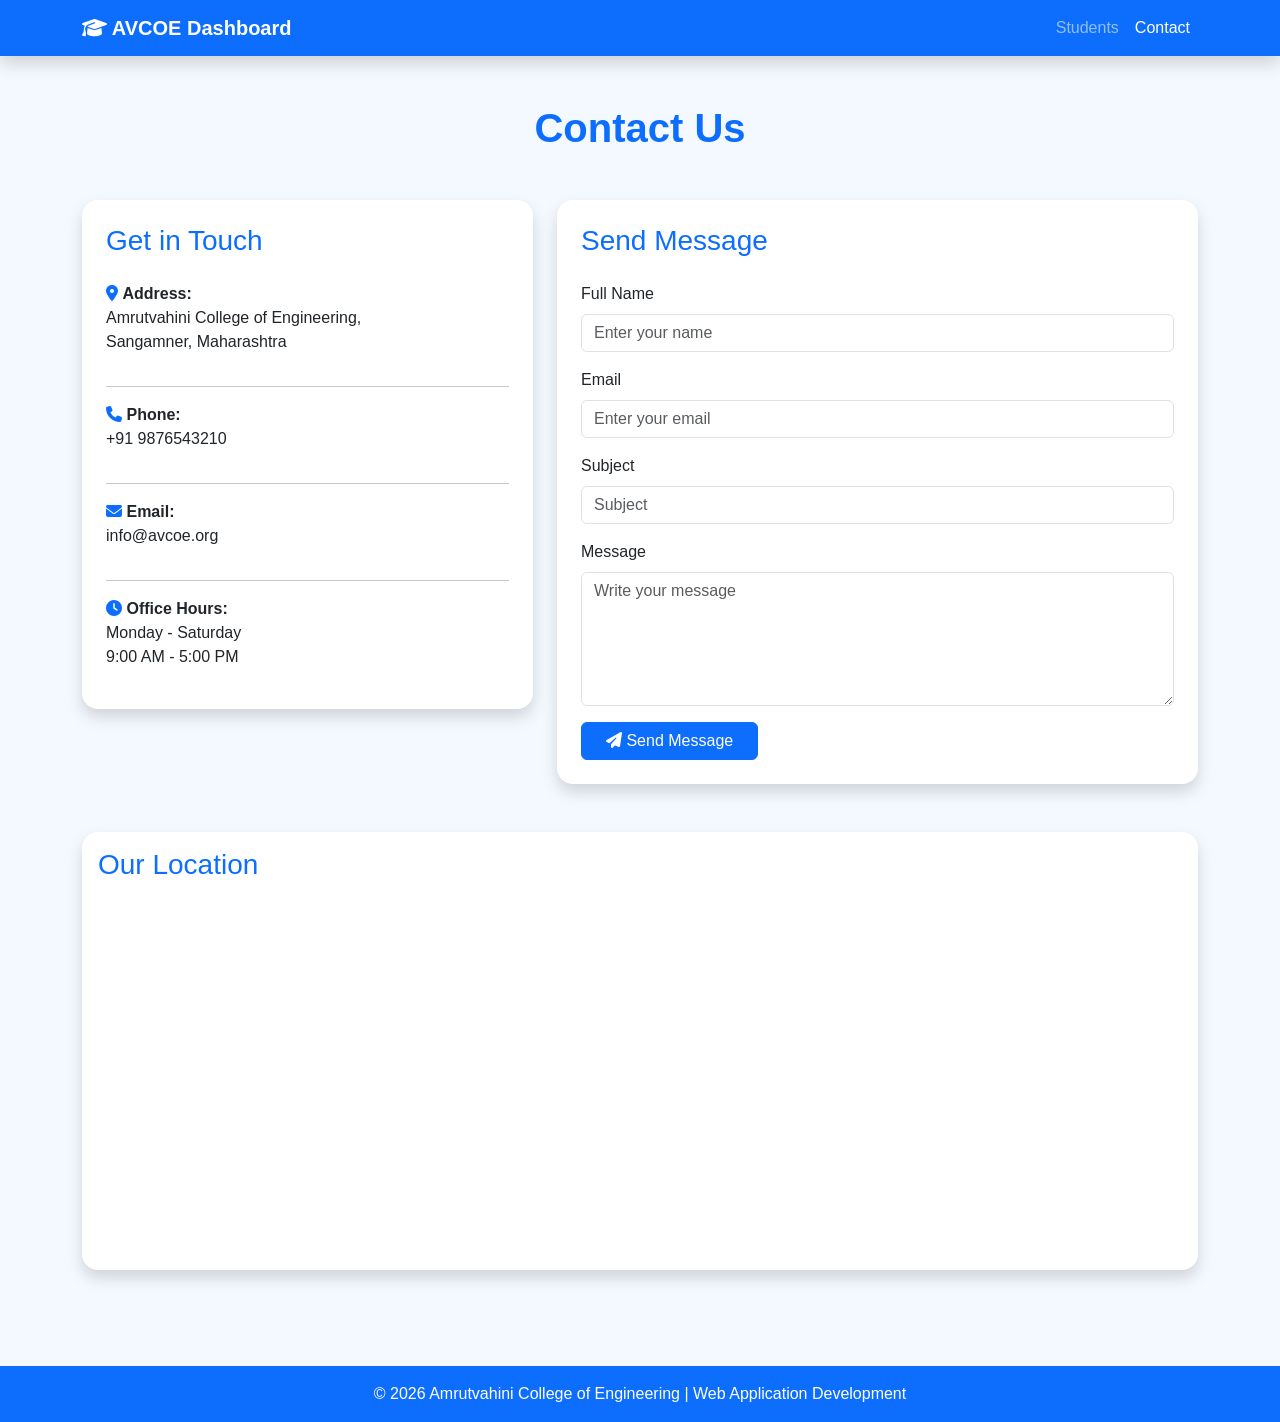
<file: contact.html>
<!DOCTYPE html>
<html lang="en">
<head>
    <meta charset="UTF-8">
    <meta name="viewport" content="width=device-width, initial-scale=1.0">
    <title>Contact Us | AVCOE Dashboard</title>

    <!-- Bootstrap CSS -->
    <link href="https://cdn.jsdelivr.net/npm/bootstrap@5.3.3/dist/css/bootstrap.min.css" rel="stylesheet">

    <!-- Font Awesome -->
    <link rel="stylesheet"
    href="https://cdnjs.cloudflare.com/ajax/libs/font-awesome/6.5.2/css/all.min.css">

    <link rel="stylesheet" href="style.css">
</head>
<body style="background:#F4F8FF;">

<!-- Navbar -->

<nav class="navbar navbar-expand-lg navbar-dark bg-primary shadow">
    <div class="container">

        <a class="navbar-brand fw-bold" href="#">
            <i class="fa-solid fa-graduation-cap"></i>
            AVCOE Dashboard
        </a>

        <button class="navbar-toggler" data-bs-toggle="collapse"
        data-bs-target="#menu">

            <span class="navbar-toggler-icon"></span>

        </button>

        <div class="collapse navbar-collapse" id="menu">

            <ul class="navbar-nav ms-auto">

                <li class="nav-item">
                    <a class="nav-link" href="student.html">Students</a>
                </li>

                <li class="nav-item">
                    <a class="nav-link active" href="contact.html">Contact</a>
                </li>
                

            </ul>

        </div>

    </div>
</nav>

<!-- Heading -->

<div class="container py-5">

    <h1 class="text-center text-primary fw-bold mb-5">
        Contact Us
    </h1>

    <div class="row">

        <!-- Contact Details -->

        <div class="col-lg-5">

            <div class="card shadow border-0 rounded-4 p-4">

                <h3 class="text-primary mb-4">
                    Get in Touch
                </h3>

                <p>
                    <i class="fa-solid fa-location-dot text-primary"></i>

                    <strong>Address:</strong><br>

                    Amrutvahini College of Engineering,<br>
                    Sangamner, Maharashtra
                </p>

                <hr>

                <p>
                    <i class="fa-solid fa-phone text-primary"></i>

                    <strong>Phone:</strong><br>

                    +91 9876543210
                </p>

                <hr>

                <p>
                    <i class="fa-solid fa-envelope text-primary"></i>

                    <strong>Email:</strong><br>

                    info@avcoe.org
                </p>

                <hr>

                <p>
                    <i class="fa-solid fa-clock text-primary"></i>

                    <strong>Office Hours:</strong><br>

                    Monday - Saturday<br>
                    9:00 AM - 5:00 PM
                </p>

            </div>

        </div>

        <!-- Contact Form -->

        <div class="col-lg-7">

            <div class="card shadow border-0 rounded-4 p-4">

                <h3 class="text-primary mb-4">
                    Send Message
                </h3>

                <form>

                    <div class="mb-3">

                        <label class="form-label">
                            Full Name
                        </label>

                        <input type="text"
                        class="form-control"
                        placeholder="Enter your name">

                    </div>

                    <div class="mb-3">

                        <label class="form-label">
                            Email
                        </label>

                        <input type="email"
                        class="form-control"
                        placeholder="Enter your email">

                    </div>

                    <div class="mb-3">

                        <label class="form-label">
                            Subject
                        </label>

                        <input type="text"
                        class="form-control"
                        placeholder="Subject">

                    </div>

                    <div class="mb-3">

                        <label class="form-label">
                            Message
                        </label>

                        <textarea class="form-control"
                        rows="5"
                        placeholder="Write your message"></textarea>

                    </div>

                    <button class="btn btn-primary px-4">
                        <i class="fa-solid fa-paper-plane"></i>
                        Send Message
                    </button>

                </form>

            </div>

        </div>

    </div>

    <!-- Map -->

    <div class="card shadow border-0 rounded-4 mt-5">

        <div class="card-body">

            <h3 class="text-primary mb-3">
                Our Location
            </h3>

            <iframe
            src="https://www.google.com/maps?q=Amrutvahini+College+of+Engineering+Sangamner&output=embed"
            width="100%"
            height="350"
            style="border:0;border-radius:15px;"
            allowfullscreen=""
            loading="lazy">
            </iframe>

        </div>

    </div>

</div>

<!-- Footer -->

<footer class="bg-primary text-white text-center py-3 mt-5">

    © 2026 Amrutvahini College of Engineering | Web Application Development

</footer>

<script src="https://cdn.jsdelivr.net/npm/bootstrap@5.3.3/dist/js/bootstrap.bundle.min.js"></script>

</body>
</html>
</file>
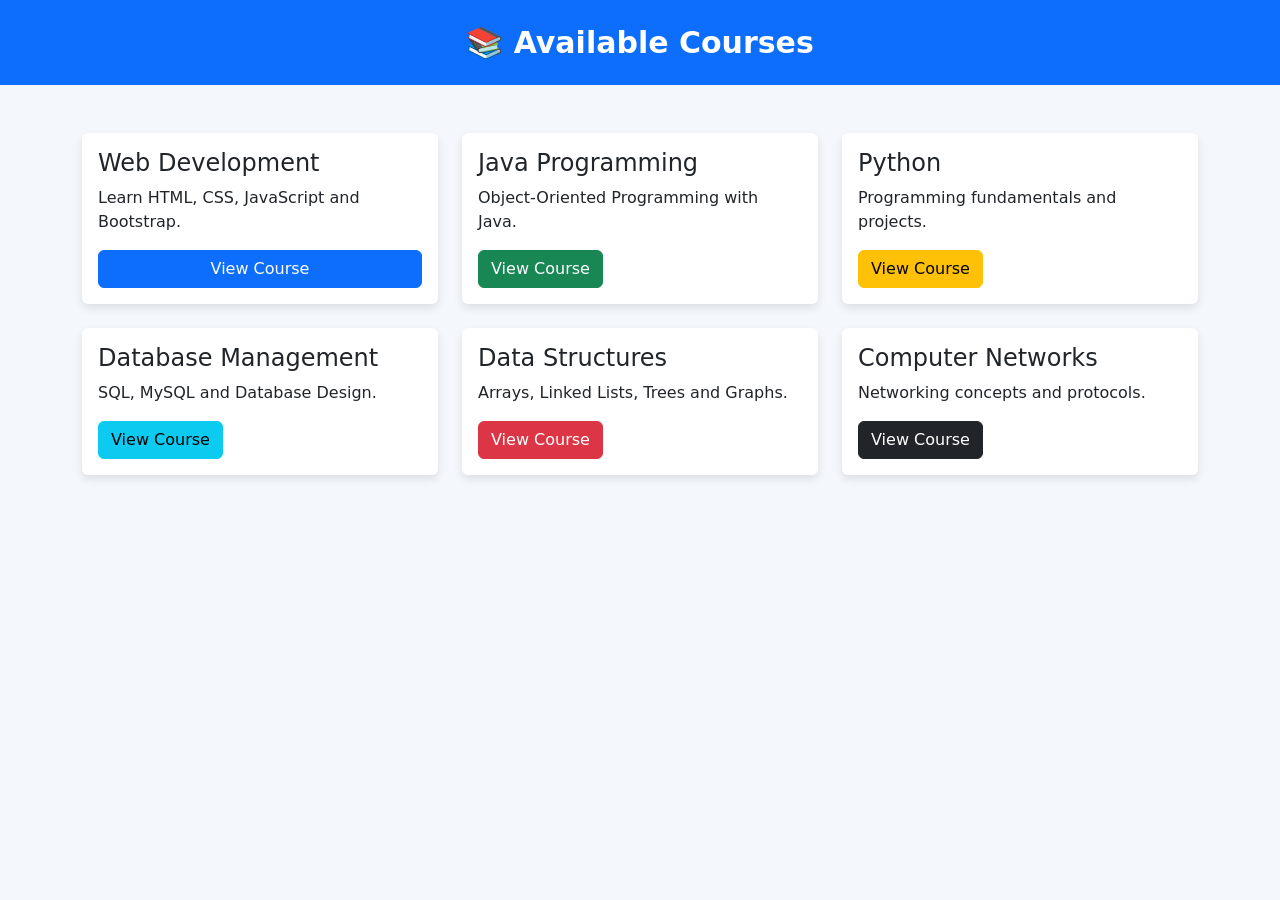
<file: courses.html>
<!DOCTYPE html>
<html lang="en">
<head>
    <meta charset="UTF-8">
    <meta name="viewport" content="width=device-width, initial-scale=1.0">
    <title>Courses</title>

    <link href="https://cdn.jsdelivr.net/npm/bootstrap@5.3.3/dist/css/bootstrap.min.css" rel="stylesheet">

    <style>
        body{
            background:#f4f7fc;
        }

        .header{
            background:#0d6efd;
            color:white;
            padding:20px;
            text-align:center;
            font-size:30px;
            font-weight:bold;
        }

        .card{
            transition:.3s;
            border:none;
            box-shadow:0 4px 10px rgba(0,0,0,.1);
        }

        .card:hover{
            transform:translateY(-5px);
        }

        .btn-primary{
            width:100%;
        }
    </style>
</head>

<body>

<div class="header">
    📚 Available Courses
</div>

<div class="container mt-5">

    <div class="row g-4">

        <div class="col-md-4">
            <div class="card">
                <div class="card-body">
                    <h4>Web Development</h4>
                    <p>Learn HTML, CSS, JavaScript and Bootstrap.</p>
                    <button class="btn btn-primary">View Course</button>
                </div>
            </div>
        </div>

        <div class="col-md-4">
            <div class="card">
                <div class="card-body">
                    <h4>Java Programming</h4>
                    <p>Object-Oriented Programming with Java.</p>
                    <button class="btn btn-success">View Course</button>
                </div>
            </div>
        </div>

        <div class="col-md-4">
            <div class="card">
                <div class="card-body">
                    <h4>Python</h4>
                    <p>Programming fundamentals and projects.</p>
                    <button class="btn btn-warning">View Course</button>
                </div>
            </div>
        </div>

        <div class="col-md-4">
            <div class="card">
                <div class="card-body">
                    <h4>Database Management</h4>
                    <p>SQL, MySQL and Database Design.</p>
                    <button class="btn btn-info">View Course</button>
                </div>
            </div>
        </div>

        <div class="col-md-4">
            <div class="card">
                <div class="card-body">
                    <h4>Data Structures</h4>
                    <p>Arrays, Linked Lists, Trees and Graphs.</p>
                    <button class="btn btn-danger">View Course</button>
                </div>
            </div>
        </div>

        <div class="col-md-4">
            <div class="card">
                <div class="card-body">
                    <h4>Computer Networks</h4>
                    <p>Networking concepts and protocols.</p>
                    <button class="btn btn-dark">View Course</button>
                </div>
            </div>
        </div>

    </div>

</div>

</body>
</html>
</file>
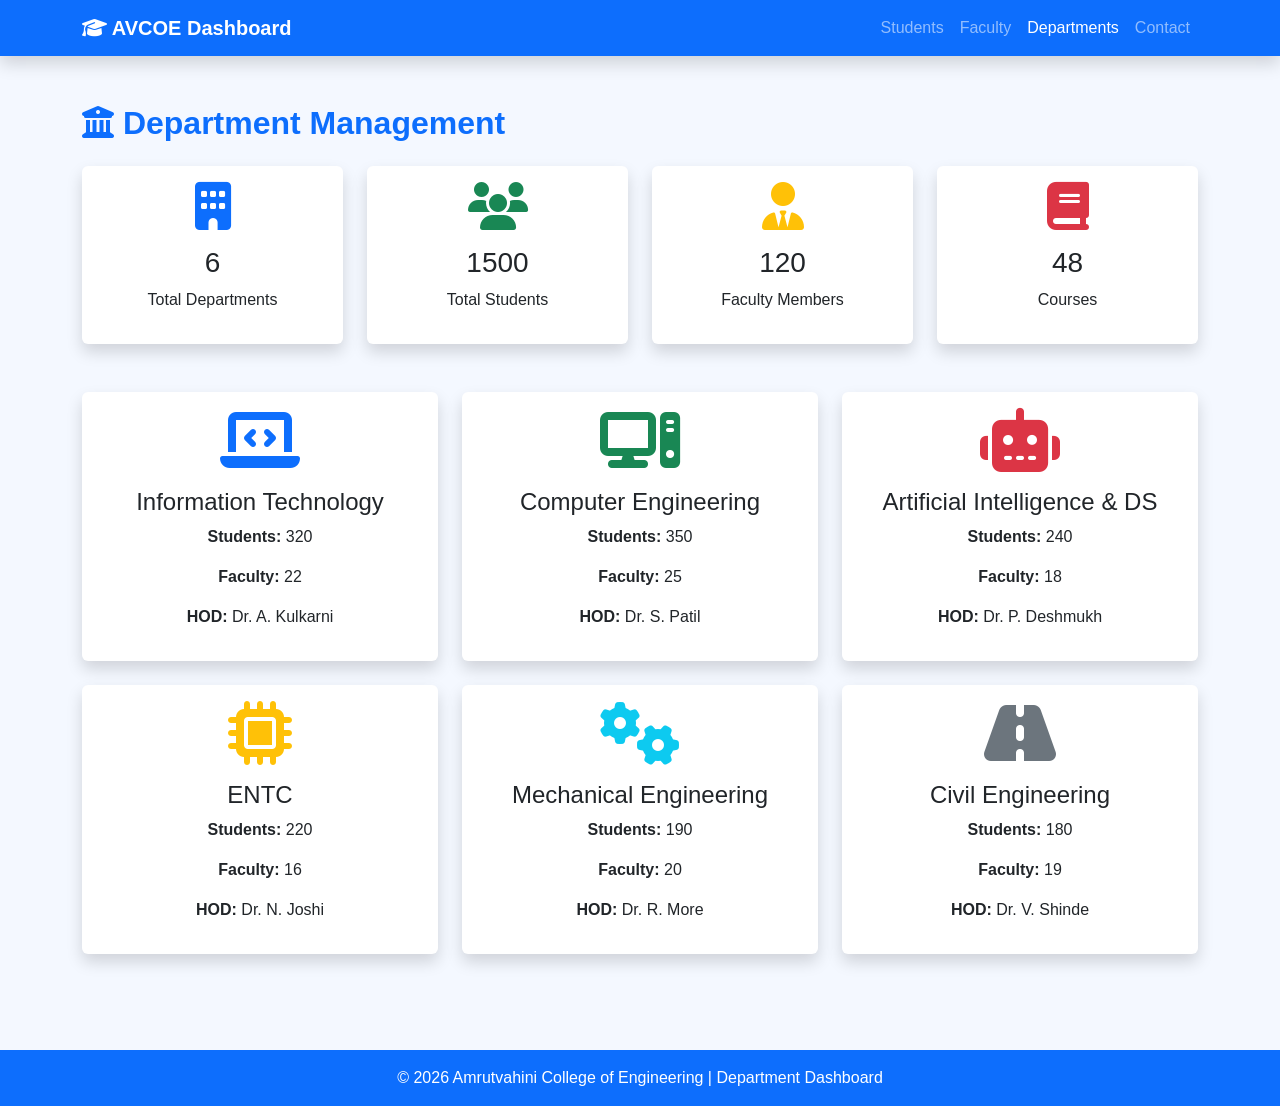
<file: department.html>
<!DOCTYPE html>
<html lang="en">
<head>
<meta charset="UTF-8">
<meta name="viewport" content="width=device-width, initial-scale=1.0">

<title>Departments | AVCOE Dashboard</title>

<!-- Bootstrap CSS -->
<link href="https://cdn.jsdelivr.net/npm/bootstrap@5.3.3/dist/css/bootstrap.min.css" rel="stylesheet">

<!-- Font Awesome -->
<link rel="stylesheet" href="https://cdnjs.cloudflare.com/ajax/libs/font-awesome/6.5.2/css/all.min.css">

<link rel="stylesheet" href="style.css">

</head>

<body style="background:#F4F8FF;">

<!-- Navbar -->

<nav class="navbar navbar-expand-lg navbar-dark bg-primary shadow">

<div class="container">

<a class="navbar-brand fw-bold">
<i class="fa-solid fa-graduation-cap"></i>
AVCOE Dashboard
</a>

<button class="navbar-toggler" data-bs-toggle="collapse" data-bs-target="#menu">
<span class="navbar-toggler-icon"></span>
</button>

<div class="collapse navbar-collapse" id="menu">

<ul class="navbar-nav ms-auto">

<li class="nav-item">
<a class="nav-link" href="student.html">Students</a>
</li>

<li class="nav-item">
<a class="nav-link" href="faculty.html">Faculty</a>
</li>

<li class="nav-item">
<a class="nav-link active" href="department.html">Departments</a>
</li>

<li class="nav-item">
<a class="nav-link" href="contact.html">Contact</a>
</li>

</ul>

</div>

</div>

</nav>

<!-- Main Container -->

<div class="container py-5">

<h2 class="text-primary fw-bold mb-4">

<i class="fa-solid fa-building-columns"></i>

Department Management

</h2>

<!-- Statistics -->

<div class="row g-4 mb-5">

<div class="col-md-3">

<div class="card shadow border-0 text-center">

<div class="card-body">

<i class="fa-solid fa-building fa-3x text-primary mb-3"></i>

<h3>6</h3>

<p>Total Departments</p>

</div>

</div>

</div>

<div class="col-md-3">

<div class="card shadow border-0 text-center">

<div class="card-body">

<i class="fa-solid fa-users fa-3x text-success mb-3"></i>

<h3>1500</h3>

<p>Total Students</p>

</div>

</div>

</div>

<div class="col-md-3">

<div class="card shadow border-0 text-center">

<div class="card-body">

<i class="fa-solid fa-user-tie fa-3x text-warning mb-3"></i>

<h3>120</h3>

<p>Faculty Members</p>

</div>

</div>

</div>

<div class="col-md-3">

<div class="card shadow border-0 text-center">

<div class="card-body">

<i class="fa-solid fa-book fa-3x text-danger mb-3"></i>

<h3>48</h3>

<p>Courses</p>

</div>

</div>

</div>

</div>

<!-- Department Cards -->

<div class="row g-4">

<div class="col-lg-4">

<div class="card shadow border-0">

<div class="card-body text-center">

<i class="fa-solid fa-laptop-code fa-4x text-primary mb-3"></i>

<h4>Information Technology</h4>

<p><strong>Students:</strong> 320</p>

<p><strong>Faculty:</strong> 22</p>

<p><strong>HOD:</strong> Dr. A. Kulkarni</p>

</div>

</div>

</div>

<div class="col-lg-4">

<div class="card shadow border-0">

<div class="card-body text-center">

<i class="fa-solid fa-computer fa-4x text-success mb-3"></i>

<h4>Computer Engineering</h4>

<p><strong>Students:</strong> 350</p>

<p><strong>Faculty:</strong> 25</p>

<p><strong>HOD:</strong> Dr. S. Patil</p>

</div>

</div>

</div>

<div class="col-lg-4">

<div class="card shadow border-0">

<div class="card-body text-center">

<i class="fa-solid fa-robot fa-4x text-danger mb-3"></i>

<h4>Artificial Intelligence & DS</h4>

<p><strong>Students:</strong> 240</p>

<p><strong>Faculty:</strong> 18</p>

<p><strong>HOD:</strong> Dr. P. Deshmukh</p>

</div>

</div>

</div>

<div class="col-lg-4">

<div class="card shadow border-0">

<div class="card-body text-center">

<i class="fa-solid fa-microchip fa-4x text-warning mb-3"></i>

<h4>ENTC</h4>

<p><strong>Students:</strong> 220</p>

<p><strong>Faculty:</strong> 16</p>

<p><strong>HOD:</strong> Dr. N. Joshi</p>

</div>

</div>

</div>

<div class="col-lg-4">

<div class="card shadow border-0">

<div class="card-body text-center">

<i class="fa-solid fa-gears fa-4x text-info mb-3"></i>

<h4>Mechanical Engineering</h4>

<p><strong>Students:</strong> 190</p>

<p><strong>Faculty:</strong> 20</p>

<p><strong>HOD:</strong> Dr. R. More</p>

</div>

</div>

</div>

<div class="col-lg-4">

<div class="card shadow border-0">

<div class="card-body text-center">

<i class="fa-solid fa-road fa-4x text-secondary mb-3"></i>

<h4>Civil Engineering</h4>

<p><strong>Students:</strong> 180</p>

<p><strong>Faculty:</strong> 19</p>

<p><strong>HOD:</strong> Dr. V. Shinde</p>

</div>

</div>

</div>

</div>

</div>

<!-- Footer -->

<footer class="bg-primary text-white text-center py-3 mt-5">

© 2026 Amrutvahini College of Engineering | Department Dashboard

</footer>

<script src="https://cdn.jsdelivr.net/npm/bootstrap@5.3.3/dist/js/bootstrap.bundle.min.js"></script>

</body>
</html>
</file>
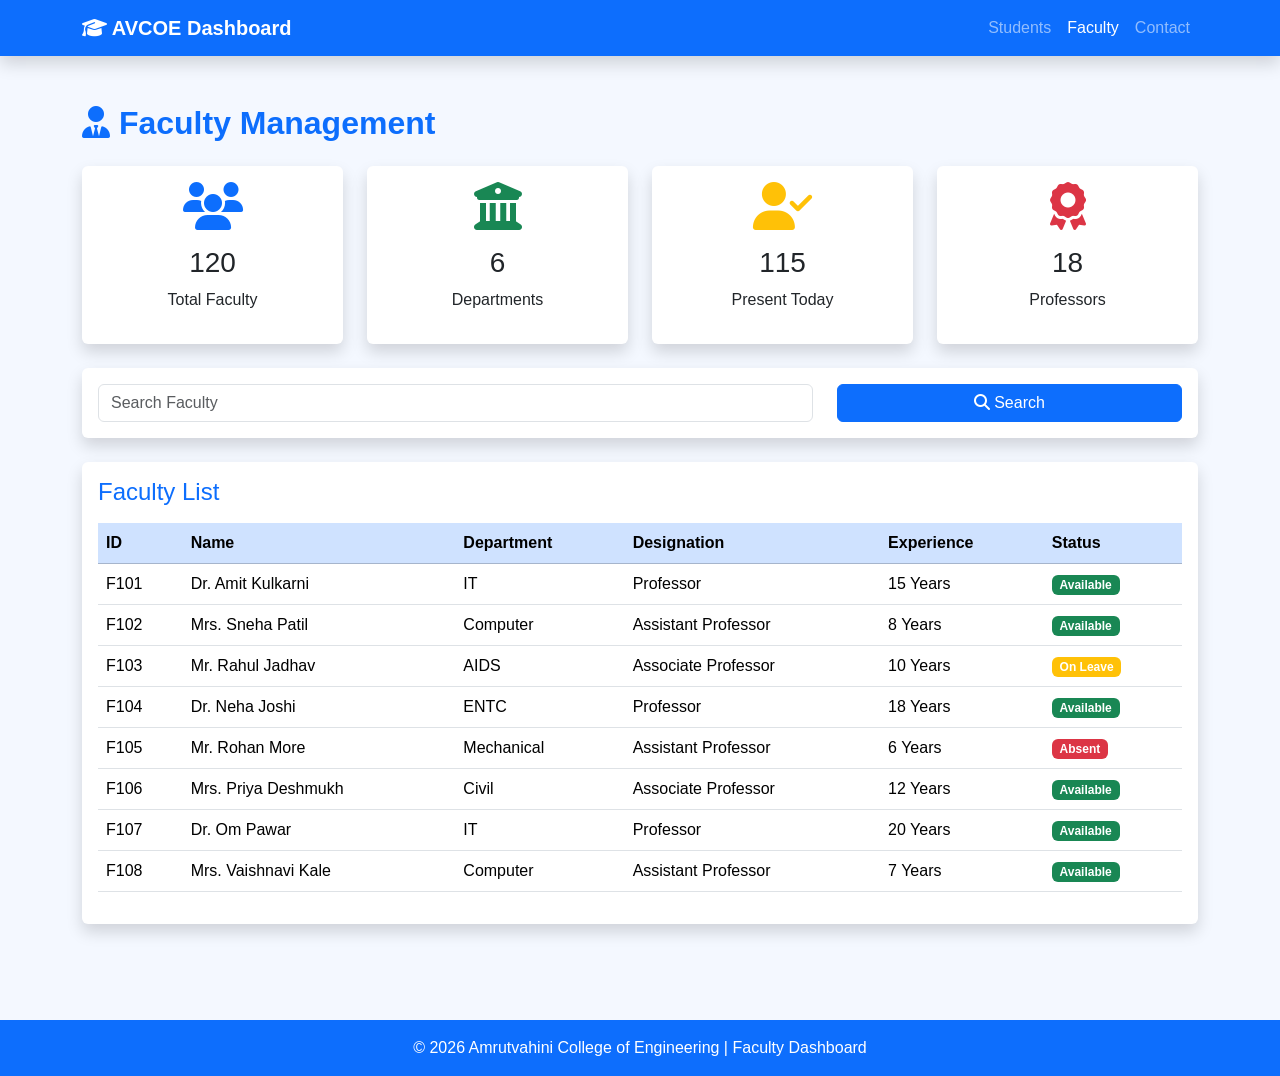
<file: faculty.html>
<!DOCTYPE html>
<html lang="en">
<head>
    <meta charset="UTF-8">
    <meta name="viewport" content="width=device-width, initial-scale=1.0">
    <title>Faculty | AVCOE Dashboard</title>

    <!-- Bootstrap -->
    <link href="https://cdn.jsdelivr.net/npm/bootstrap@5.3.3/dist/css/bootstrap.min.css" rel="stylesheet">

    <!-- Font Awesome -->
    <link rel="stylesheet" href="https://cdnjs.cloudflare.com/ajax/libs/font-awesome/6.5.2/css/all.min.css">

    <link rel="stylesheet" href="style.css">
</head>

<body style="background:#F4F8FF;">

<!-- Navbar -->

<nav class="navbar navbar-expand-lg navbar-dark bg-primary shadow">

<div class="container">

<a class="navbar-brand fw-bold">
<i class="fa-solid fa-graduation-cap"></i>
AVCOE Dashboard
</a>

<button class="navbar-toggler" data-bs-toggle="collapse" data-bs-target="#menu">
<span class="navbar-toggler-icon"></span>
</button>

<div class="collapse navbar-collapse" id="menu">

<ul class="navbar-nav ms-auto">

<li class="nav-item">
<a class="nav-link" href="student.html">Students</a>
</li>

<li class="nav-item">
<a class="nav-link active" href="faculty.html">Faculty</a>
</li>

<li class="nav-item">
<a class="nav-link" href="contact.html">Contact</a>
</li>

</ul>

</div>

</div>

</nav>

<!-- Main Container -->

<div class="container py-5">

<h2 class="text-primary fw-bold mb-4">
<i class="fa-solid fa-user-tie"></i>
Faculty Management
</h2>

<!-- Statistics -->

<div class="row g-4 mb-4">

<div class="col-md-3">
<div class="card shadow border-0 text-center">
<div class="card-body">
<i class="fa-solid fa-users fa-3x text-primary mb-3"></i>
<h3>120</h3>
<p>Total Faculty</p>
</div>
</div>
</div>

<div class="col-md-3">
<div class="card shadow border-0 text-center">
<div class="card-body">
<i class="fa-solid fa-building-columns fa-3x text-success mb-3"></i>
<h3>6</h3>
<p>Departments</p>
</div>
</div>
</div>

<div class="col-md-3">
<div class="card shadow border-0 text-center">
<div class="card-body">
<i class="fa-solid fa-user-check fa-3x text-warning mb-3"></i>
<h3>115</h3>
<p>Present Today</p>
</div>
</div>
</div>

<div class="col-md-3">
<div class="card shadow border-0 text-center">
<div class="card-body">
<i class="fa-solid fa-award fa-3x text-danger mb-3"></i>
<h3>18</h3>
<p>Professors</p>
</div>
</div>
</div>

</div>

<!-- Search -->

<div class="card shadow border-0 mb-4">

<div class="card-body">

<div class="row">

<div class="col-md-8">
<input type="text" class="form-control" placeholder="Search Faculty">
</div>

<div class="col-md-4">
<button class="btn btn-primary w-100">
<i class="fa-solid fa-magnifying-glass"></i>
Search
</button>
</div>

</div>

</div>

</div>

<!-- Faculty Table -->

<div class="card shadow border-0">

<div class="card-body">

<h4 class="text-primary mb-3">
Faculty List
</h4>

<div class="table-responsive">

<table class="table table-hover align-middle">

<thead class="table-primary">

<tr>

<th>ID</th>
<th>Name</th>
<th>Department</th>
<th>Designation</th>
<th>Experience</th>
<th>Status</th>

</tr>

</thead>

<tbody>

<tr>
<td>F101</td>
<td>Dr. Amit Kulkarni</td>
<td>IT</td>
<td>Professor</td>
<td>15 Years</td>
<td><span class="badge bg-success">Available</span></td>
</tr>

<tr>
<td>F102</td>
<td>Mrs. Sneha Patil</td>
<td>Computer</td>
<td>Assistant Professor</td>
<td>8 Years</td>
<td><span class="badge bg-success">Available</span></td>
</tr>

<tr>
<td>F103</td>
<td>Mr. Rahul Jadhav</td>
<td>AIDS</td>
<td>Associate Professor</td>
<td>10 Years</td>
<td><span class="badge bg-warning">On Leave</span></td>
</tr>

<tr>
<td>F104</td>
<td>Dr. Neha Joshi</td>
<td>ENTC</td>
<td>Professor</td>
<td>18 Years</td>
<td><span class="badge bg-success">Available</span></td>
</tr>

<tr>
<td>F105</td>
<td>Mr. Rohan More</td>
<td>Mechanical</td>
<td>Assistant Professor</td>
<td>6 Years</td>
<td><span class="badge bg-danger">Absent</span></td>
</tr>

<tr>
<td>F106</td>
<td>Mrs. Priya Deshmukh</td>
<td>Civil</td>
<td>Associate Professor</td>
<td>12 Years</td>
<td><span class="badge bg-success">Available</span></td>
</tr>

<tr>
<td>F107</td>
<td>Dr. Om Pawar</td>
<td>IT</td>
<td>Professor</td>
<td>20 Years</td>
<td><span class="badge bg-success">Available</span></td>
</tr>

<tr>
<td>F108</td>
<td>Mrs. Vaishnavi Kale</td>
<td>Computer</td>
<td>Assistant Professor</td>
<td>7 Years</td>
<td><span class="badge bg-success">Available</span></td>
</tr>

</tbody>

</table>

</div>

</div>

</div>

</div>

<!-- Footer -->

<footer class="bg-primary text-white text-center py-3 mt-5">

© 2026 Amrutvahini College of Engineering | Faculty Dashboard

</footer>

<script src="https://cdn.jsdelivr.net/npm/bootstrap@5.3.3/dist/js/bootstrap.bundle.min.js"></script>

</body>
</html>
</file>
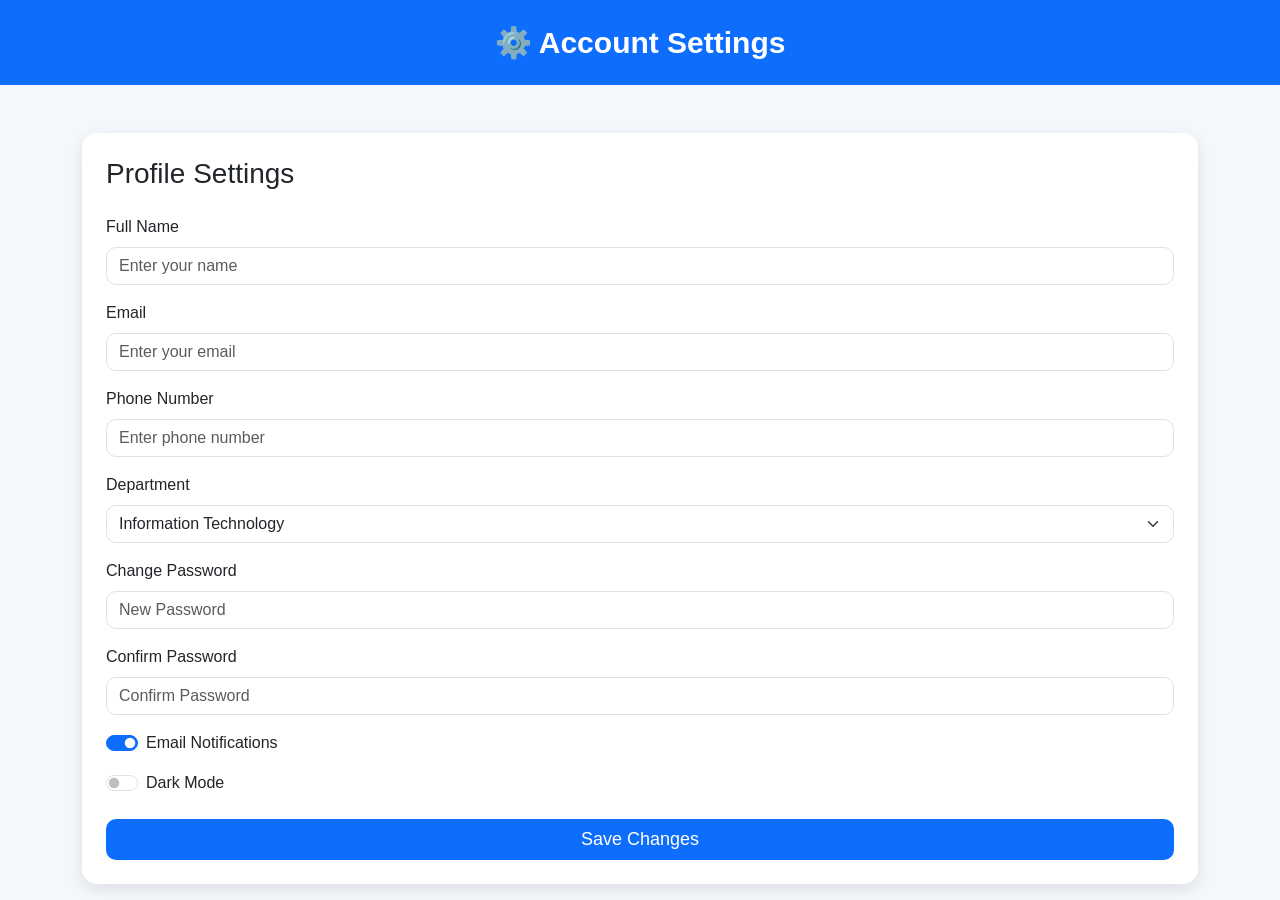
<file: setting.html>
<!DOCTYPE html>
<html lang="en">
<head>
<meta charset="UTF-8">
<meta name="viewport" content="width=device-width, initial-scale=1.0">
<title>Settings</title>

<link href="https://cdn.jsdelivr.net/npm/bootstrap@5.3.3/dist/css/bootstrap.min.css" rel="stylesheet">

<style>

body{
    background:#f4f7fc;
    font-family:Arial,sans-serif;
}

.header{
    background:#0d6efd;
    color:white;
    padding:20px;
    text-align:center;
    font-size:30px;
    font-weight:bold;
}

.card{
    border:none;
    border-radius:15px;
    box-shadow:0 5px 15px rgba(0,0,0,.1);
}

.form-control{
    border-radius:10px;
}

.form-select{
    border-radius:10px;
}

.btn-save{
    background:#0d6efd;
    color:white;
    width:100%;
    border-radius:10px;
    font-size:18px;
}

.btn-save:hover{
    background:#0b5ed7;
}

</style>

</head>

<body>

<div class="header">
⚙️ Account Settings
</div>

<div class="container mt-5">

<div class="card p-4">

<h3 class="mb-4">Profile Settings</h3>

<form>

<div class="mb-3">
<label class="form-label">Full Name</label>
<input type="text" class="form-control" placeholder="Enter your name">
</div>

<div class="mb-3">
<label class="form-label">Email</label>
<input type="email" class="form-control" placeholder="Enter your email">
</div>

<div class="mb-3">
<label class="form-label">Phone Number</label>
<input type="tel" class="form-control" placeholder="Enter phone number">
</div>

<div class="mb-3">
<label class="form-label">Department</label>
<select class="form-select">
<option>Information Technology</option>
<option>Computer Engineering</option>
<option>AI & DS</option>
<option>Mechanical</option>
<option>Civil</option>
<option>ENTC</option>
</select>
</div>

<div class="mb-3">
<label class="form-label">Change Password</label>
<input type="password" class="form-control" placeholder="New Password">
</div>

<div class="mb-3">
<label class="form-label">Confirm Password</label>
<input type="password" class="form-control" placeholder="Confirm Password">
</div>

<div class="form-check form-switch mb-3">
<input class="form-check-input" type="checkbox" checked>
<label class="form-check-label">
Email Notifications
</label>
</div>

<div class="form-check form-switch mb-4">
<input class="form-check-input" type="checkbox">
<label class="form-check-label">
Dark Mode
</label>
</div>

<button class="btn btn-save">
Save Changes
</button>

</form>

</div>

</div>

</body>
</html>
</file>
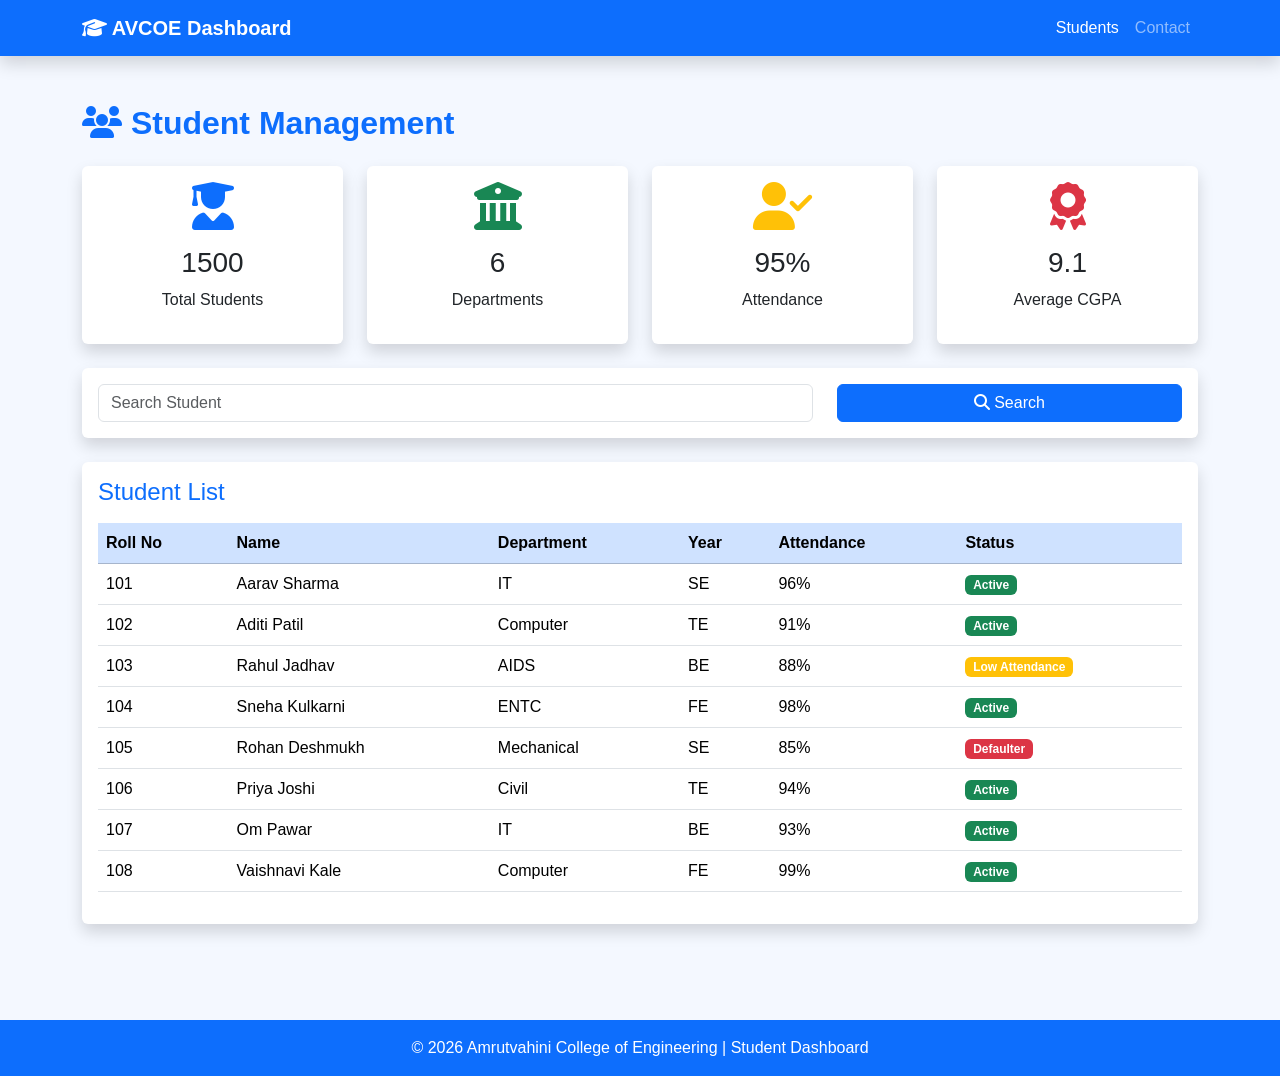
<file: student.html>
<!DOCTYPE html>
<html lang="en">
<head>
    <meta charset="UTF-8">
    <meta name="viewport" content="width=device-width, initial-scale=1.0">
    <title>Students | AVCOE Dashboard</title>

    <!-- Bootstrap CSS -->
    <link href="https://cdn.jsdelivr.net/npm/bootstrap@5.3.3/dist/css/bootstrap.min.css" rel="stylesheet">

    <!-- Font Awesome -->
    <link rel="stylesheet"
    href="https://cdnjs.cloudflare.com/ajax/libs/font-awesome/6.5.2/css/all.min.css">

    <link rel="stylesheet" href="style.css">
</head>

<body style="background:#F4F8FF;">

<!-- Navbar -->

<nav class="navbar navbar-expand-lg navbar-dark bg-primary shadow">

<div class="container">

<a class="navbar-brand fw-bold">
<i class="fa-solid fa-graduation-cap"></i>
AVCOE Dashboard
</a>

<button class="navbar-toggler" data-bs-toggle="collapse" data-bs-target="#menu">
<span class="navbar-toggler-icon"></span>
</button>

<div class="collapse navbar-collapse" id="menu">

<ul class="navbar-nav ms-auto">

<li class="nav-item">
<a class="nav-link active" href="student.html">Students</a>
</li>

<li class="nav-item">
<a class="nav-link" href="contact.html">Contact</a>
</li>

</ul>

</div>

</div>

</nav>

<!-- Container -->

<div class="container py-5">

<h2 class="text-primary fw-bold mb-4">
<i class="fa-solid fa-users"></i>
Student Management
</h2>

<!-- Cards -->

<div class="row g-4 mb-4">

<div class="col-md-3">
<div class="card shadow border-0 text-center">
<div class="card-body">

<i class="fa-solid fa-user-graduate fa-3x text-primary mb-3"></i>

<h3>1500</h3>

<p>Total Students</p>

</div>
</div>
</div>

<div class="col-md-3">
<div class="card shadow border-0 text-center">
<div class="card-body">

<i class="fa-solid fa-building-columns fa-3x text-success mb-3"></i>

<h3>6</h3>

<p>Departments</p>

</div>
</div>
</div>

<div class="col-md-3">
<div class="card shadow border-0 text-center">
<div class="card-body">

<i class="fa-solid fa-user-check fa-3x text-warning mb-3"></i>

<h3>95%</h3>

<p>Attendance</p>

</div>
</div>
</div>

<div class="col-md-3">
<div class="card shadow border-0 text-center">
<div class="card-body">

<i class="fa-solid fa-award fa-3x text-danger mb-3"></i>

<h3>9.1</h3>

<p>Average CGPA</p>

</div>
</div>
</div>

</div>

<!-- Search -->

<div class="card shadow border-0 mb-4">

<div class="card-body">

<div class="row">

<div class="col-md-8">

<input type="text"
class="form-control"
placeholder="Search Student">

</div>

<div class="col-md-4">

<button class="btn btn-primary w-100">

<i class="fa-solid fa-magnifying-glass"></i>
Search

</button>

</div>

</div>

</div>

</div>

<!-- Student Table -->

<div class="card shadow border-0">

<div class="card-body">

<h4 class="text-primary mb-3">
Student List
</h4>

<div class="table-responsive">

<table class="table table-hover align-middle">

<thead class="table-primary">

<tr>

<th>Roll No</th>
<th>Name</th>
<th>Department</th>
<th>Year</th>
<th>Attendance</th>
<th>Status</th>

</tr>

</thead>

<tbody>

<tr>
<td>101</td>
<td>Aarav Sharma</td>
<td>IT</td>
<td>SE</td>
<td>96%</td>
<td><span class="badge bg-success">Active</span></td>
</tr>

<tr>
<td>102</td>
<td>Aditi Patil</td>
<td>Computer</td>
<td>TE</td>
<td>91%</td>
<td><span class="badge bg-success">Active</span></td>
</tr>

<tr>
<td>103</td>
<td>Rahul Jadhav</td>
<td>AIDS</td>
<td>BE</td>
<td>88%</td>
<td><span class="badge bg-warning">Low Attendance</span></td>
</tr>

<tr>
<td>104</td>
<td>Sneha Kulkarni</td>
<td>ENTC</td>
<td>FE</td>
<td>98%</td>
<td><span class="badge bg-success">Active</span></td>
</tr>

<tr>
<td>105</td>
<td>Rohan Deshmukh</td>
<td>Mechanical</td>
<td>SE</td>
<td>85%</td>
<td><span class="badge bg-danger">Defaulter</span></td>
</tr>

<tr>
<td>106</td>
<td>Priya Joshi</td>
<td>Civil</td>
<td>TE</td>
<td>94%</td>
<td><span class="badge bg-success">Active</span></td>
</tr>

<tr>
<td>107</td>
<td>Om Pawar</td>
<td>IT</td>
<td>BE</td>
<td>93%</td>
<td><span class="badge bg-success">Active</span></td>
</tr>

<tr>
<td>108</td>
<td>Vaishnavi Kale</td>
<td>Computer</td>
<td>FE</td>
<td>99%</td>
<td><span class="badge bg-success">Active</span></td>
</tr>

</tbody>

</table>

</div>

</div>

</div>

</div>

<footer class="bg-primary text-white text-center py-3 mt-5">

© 2026 Amrutvahini College of Engineering | Student Dashboard

</footer>

<script src="https://cdn.jsdelivr.net/npm/bootstrap@5.3.3/dist/js/bootstrap.bundle.min.js"></script>

</body>
</html>
</file>
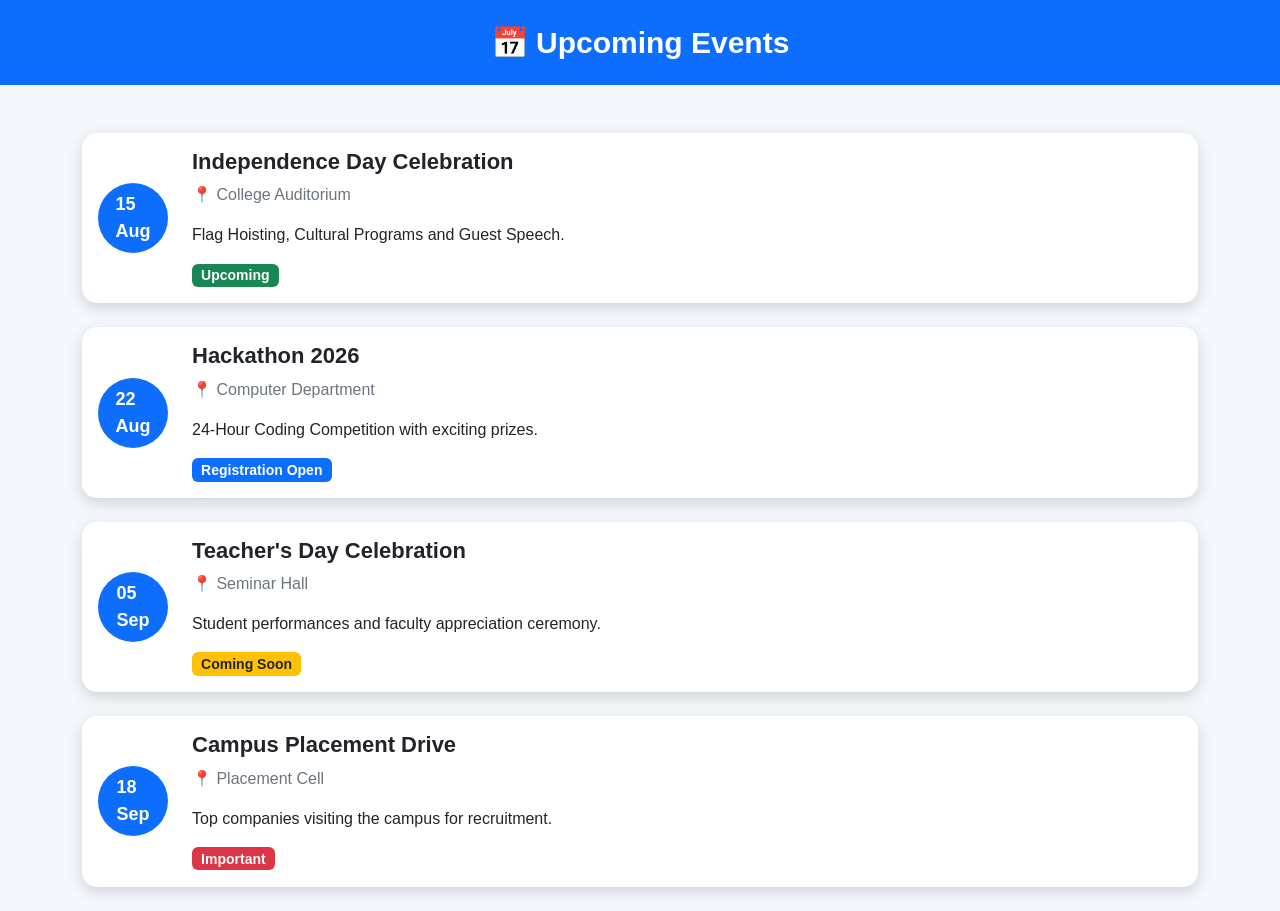
<file: upcommingEvent.html>
<!DOCTYPE html>
<html lang="en">
<head>
<meta charset="UTF-8">
<meta name="viewport" content="width=device-width, initial-scale=1.0">
<title>Upcoming Events</title>

<link href="https://cdn.jsdelivr.net/npm/bootstrap@5.3.3/dist/css/bootstrap.min.css" rel="stylesheet">

<style>
body{
    background:#f4f7fc;
    font-family:Arial, sans-serif;
}

.header{
    background:#0d6efd;
    color:white;
    text-align:center;
    padding:20px;
    font-size:30px;
    font-weight:bold;
}

.card{
    border:none;
    border-radius:15px;
    box-shadow:0 5px 15px rgba(0,0,0,.15);
    transition:.3s;
}

.card:hover{
    transform:translateY(-6px);
}

.event-date{
    background:#0d6efd;
    color:white;
    width:70px;
    height:70px;
    border-radius:50%;
    display:flex;
    justify-content:center;
    align-items:center;
    font-size:18px;
    font-weight:bold;
}

.event-title{
    font-size:22px;
    font-weight:bold;
}

.event-location{
    color:#6c757d;
}

.badge{
    font-size:14px;
}
</style>

</head>
<body>

<div class="header">
📅 Upcoming Events
</div>

<div class="container mt-5">

<div class="card mb-4">
<div class="card-body d-flex align-items-center">

<div class="event-date">
15<br>Aug
</div>

<div class="ms-4">
<h4 class="event-title">Independence Day Celebration</h4>
<p class="event-location">📍 College Auditorium</p>
<p>Flag Hoisting, Cultural Programs and Guest Speech.</p>
<span class="badge bg-success">Upcoming</span>
</div>

</div>
</div>

<div class="card mb-4">
<div class="card-body d-flex align-items-center">

<div class="event-date">
22<br>Aug
</div>

<div class="ms-4">
<h4 class="event-title">Hackathon 2026</h4>
<p class="event-location">📍 Computer Department</p>
<p>24-Hour Coding Competition with exciting prizes.</p>
<span class="badge bg-primary">Registration Open</span>
</div>

</div>
</div>

<div class="card mb-4">
<div class="card-body d-flex align-items-center">

<div class="event-date">
05<br>Sep
</div>

<div class="ms-4">
<h4 class="event-title">Teacher's Day Celebration</h4>
<p class="event-location">📍 Seminar Hall</p>
<p>Student performances and faculty appreciation ceremony.</p>
<span class="badge bg-warning text-dark">Coming Soon</span>
</div>

</div>
</div>

<div class="card mb-4">
<div class="card-body d-flex align-items-center">

<div class="event-date">
18<br>Sep
</div>

<div class="ms-4">
<h4 class="event-title">Campus Placement Drive</h4>
<p class="event-location">📍 Placement Cell</p>
<p>Top companies visiting the campus for recruitment.</p>
<span class="badge bg-danger">Important</span>
</div>

</div>
</div>

</div>

</body>
</html>
</file>
<file: style.css>
*{
    margin:0;
    padding:0;
    box-sizing:border-box;
}

body{
    font-family:Arial, Helvetica, sans-serif;
    background:#F4F8FF;
}

.logo{
    width:40px;
    height:40px;
    object-fit:cover;
    border-radius:50%;

}
/* Grid Layout */

.dashboard{

    display:grid;

    grid-template-columns:250px 1fr;

    min-height:90vh;

}

.navbg{
    background-color: #3B82F6;
}

/* Sidebar */

.sidebar{

    background:#1E40AF;

    color:white;

    padding:20px;

    display:flex;

    flex-direction:column;

}

.sidebar h4{

    margin-bottom:20px;

}

.sidebar a{

    color:white;

    text-decoration:none;

    padding:12px;

    margin:5px 0;

    border-radius:5px;

    transition:.3s;

}

.sidebar a:hover{

    background:#2D5B8E;

}

/* Content */

.content{

    padding:25px;

}

/* Cards */

.cards{
    
    background-color: #FFFFFFCC;

    display:grid;

    grid-template-columns:repeat(auto-fit,minmax(220px,1fr));

    gap:20px;

    margin-top:20px;

}

.card{

    transition:0.4s;

}

.card:hover{

    transform:translateY(-5px);

}

/* Responsive */

@media(max-width:768px){

.dashboard{

grid-template-columns:1fr;

}

.sidebar{

flex-direction:row;

overflow:auto;

}

.sidebar a{

margin-right:10px;

white-space:nowrap;

}

}

.foot{
    background-color: #1E293B;
}
</file>
